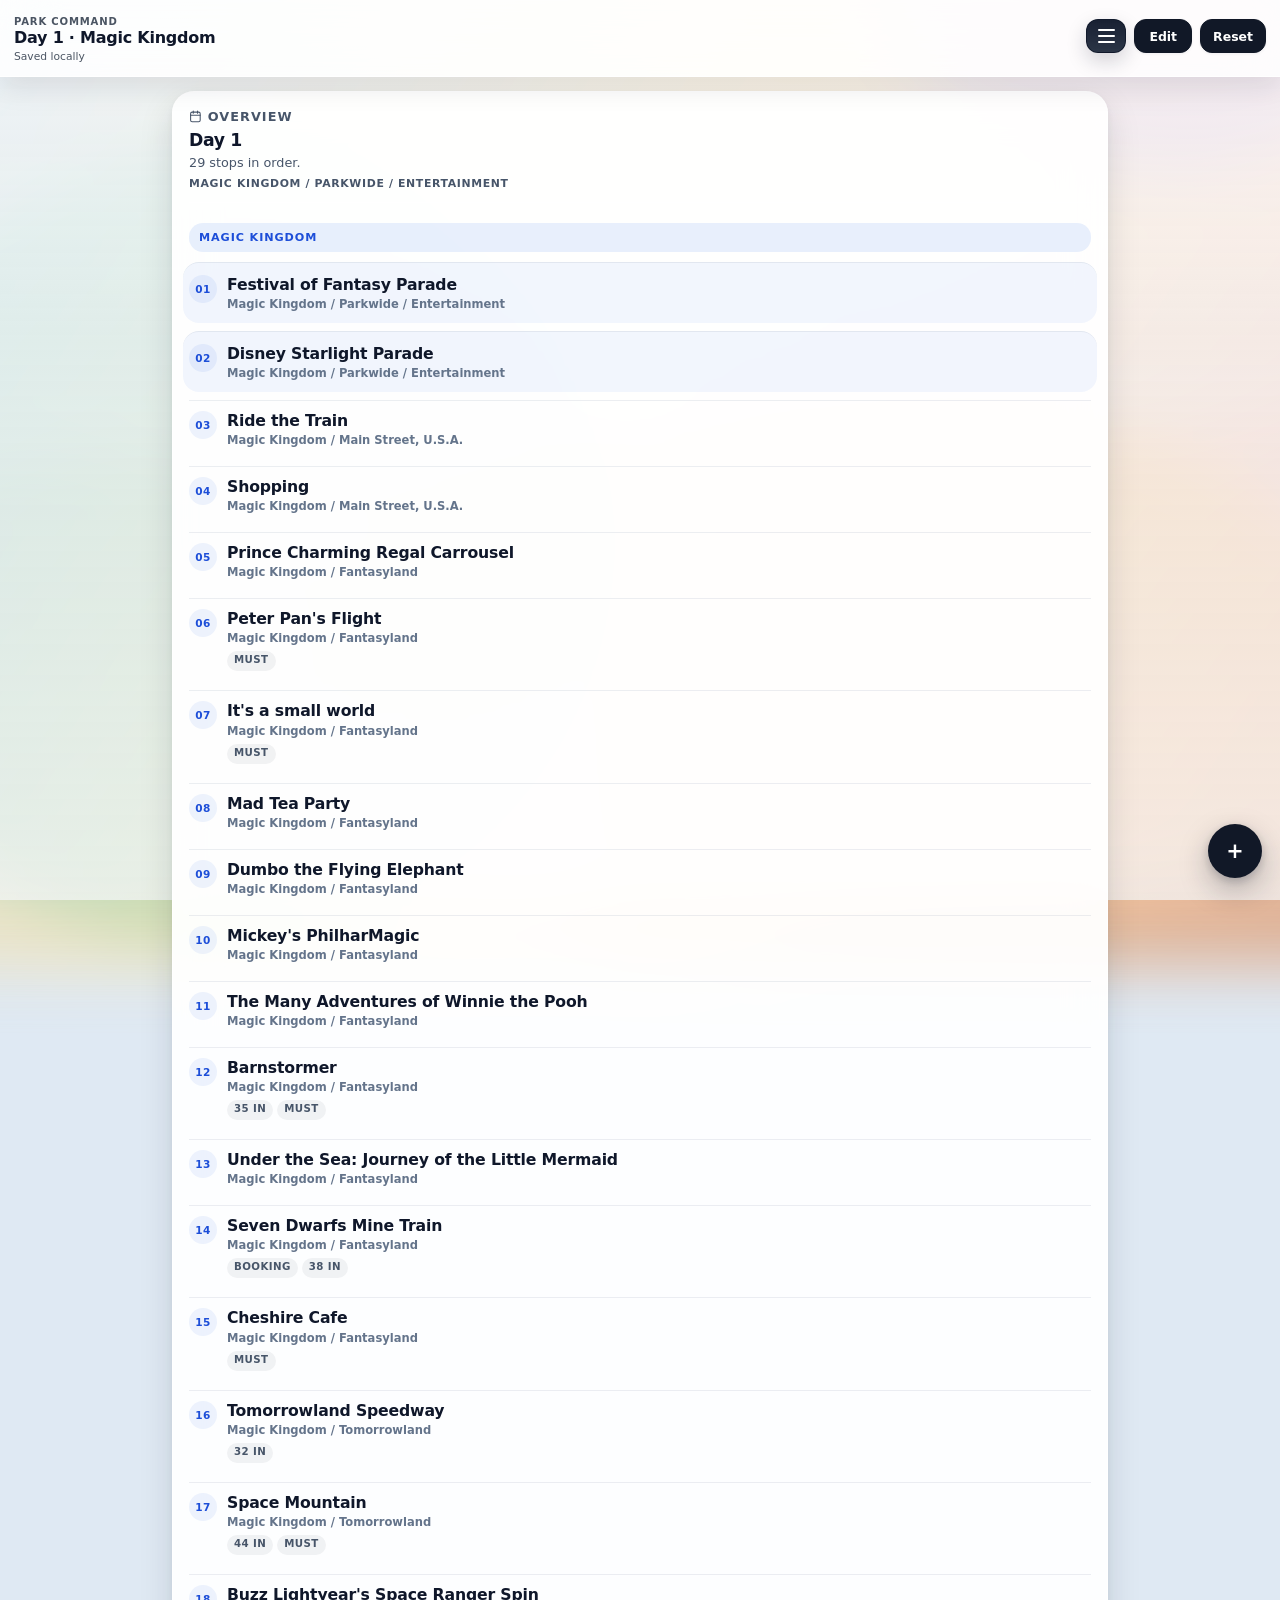
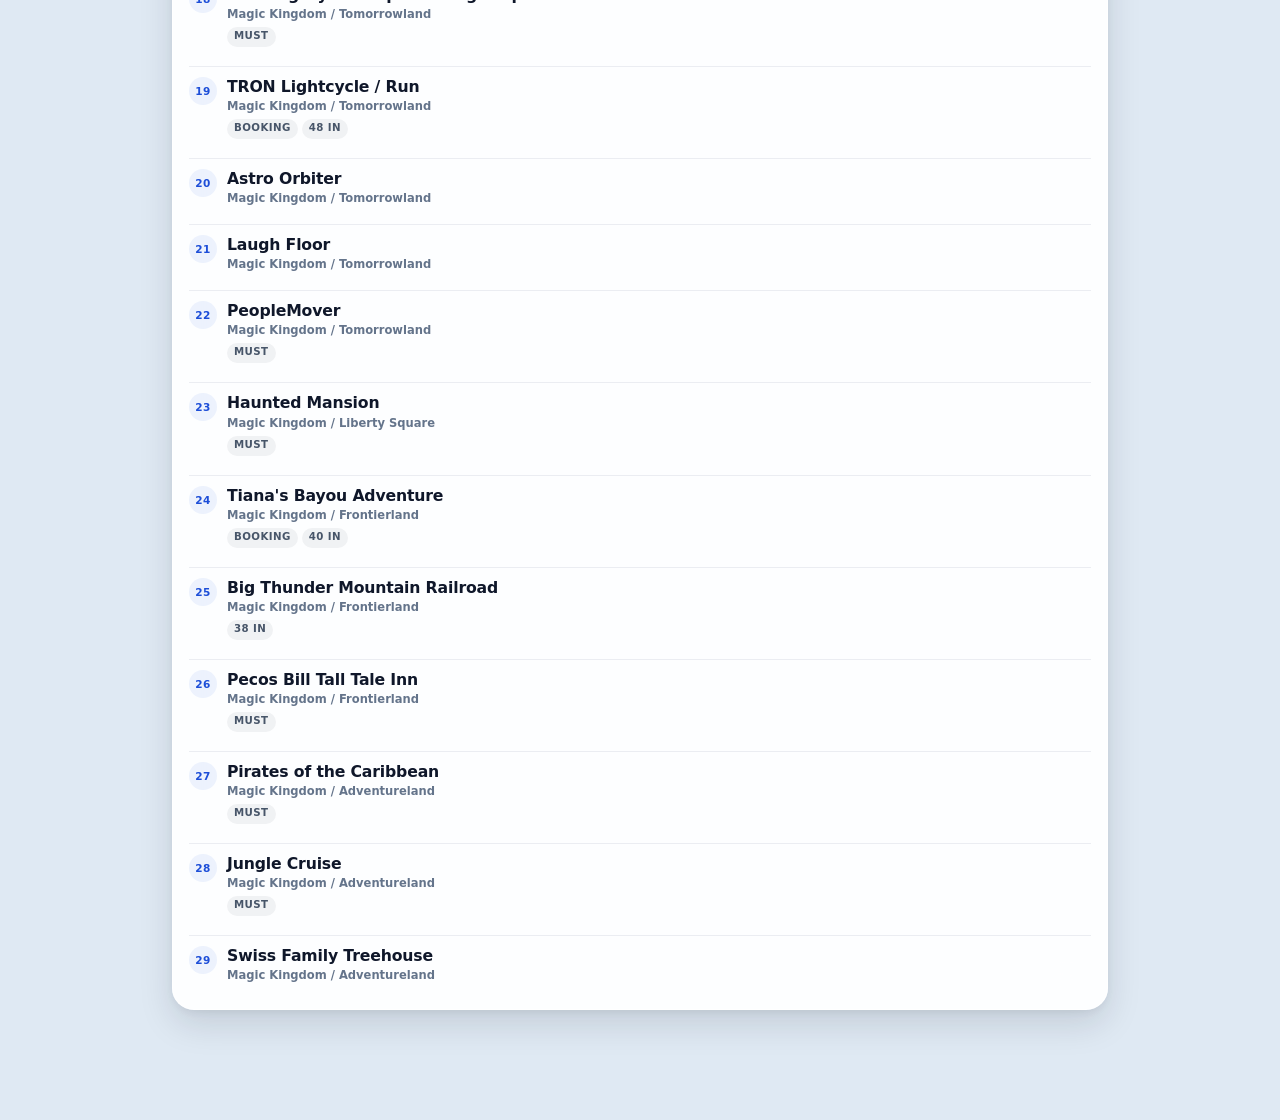
<file: index.html>
<!DOCTYPE html>
<html lang="en">
<head>
<meta charset="UTF-8" />
<meta name="viewport" content="width=device-width, initial-scale=1" />
<title>Disney Portable Park List</title>
<meta name="apple-mobile-web-app-capable" content="yes" />
<meta name="apple-mobile-web-app-status-bar-style" content="black-translucent" />
<meta name="apple-mobile-web-app-title" content="Disney Park List" />
<meta name="theme-color" content="#0f172a" />
<link rel="manifest" href="site.webmanifest" />
<link rel="icon" type="image/png" sizes="192x192" href="assets/icon-192.png" />
<link rel="icon" type="image/png" sizes="512x512" href="assets/icon-512.png" />
<link rel="apple-touch-icon" sizes="180x180" href="apple-touch-icon.png" />
<link rel="apple-touch-icon-precomposed" sizes="180x180" href="apple-touch-icon.png" />
<link rel="stylesheet" href="styles.css" />
</head>
<body>
<header class="command-bar">
  <div class="top-line">
    <div>
      <p class="eyebrow">Park Command</p>
      <h1 id="currentParkTitle">Disney Portable Park List</h1>
      <p class="save-status" id="saveStatus">Saved locally</p>
    </div>
    <div class="top-actions">
      <button class="menu-button" id="menuButton" type="button" onclick="toggleTopMenu()" aria-expanded="false" aria-controls="topMenu" aria-label="Open navigation menu">
        <span></span><span></span><span></span>
      </button>
      <button class="icon-button" type="button" onclick="toggleEditPanel()" aria-label="Edit trip">Edit</button>
      <button class="icon-button danger header-reset" type="button" onclick="resetToDefault()" aria-label="Reset to default trip state">Reset</button>
    </div>
  </div>
</header>

<aside class="nav-modal" id="navModal" aria-hidden="true">
  <div class="nav-scrim" onclick="toggleTopMenu(false)"></div>
  <section class="nav-sheet">
    <div class="nav-sheet-header">
      <p class="eyebrow">Navigation</p>
      <button class="icon-button" type="button" onclick="toggleTopMenu(false)" aria-label="Close navigation">Close</button>
    </div>
    <div class="tabs" id="tabs" aria-label="Day navigation"></div>
    <div class="location-row">
      <div id="currentPark" class="park-chips-row" role="group" aria-label="Current park"></div>
    </div>
    <div class="location-row">
      <div id="currentLand" class="land-chips-row" role="group" aria-label="Current park area"></div>
    </div>
    <div class="views" id="views" aria-label="Mission views">
      <button class="view active" data-view="overview">Overview</button>
      <button class="view" data-view="next">Next</button>
      <button class="view" data-view="nearby">Nearby</button>
      <button class="view" data-view="must">Must</button>
      <button class="view" data-view="booking">Bookings</button>
      <button class="view" data-view="height">Heights</button>
      <button class="view" data-view="later">Later</button>
      <button class="view" data-view="done">Done</button>
    </div>
  </section>
</aside>

<main id="app" class="app-shell"></main>
<div class="action-toast" id="actionToast" aria-live="polite" aria-atomic="true"></div>

<button class="floating-edit" type="button" onclick="toggleEditPanel()" aria-label="Open edit tools">+</button>

<aside class="edit-panel" id="editPanel" aria-hidden="true">
  <div class="edit-scrim" onclick="toggleEditPanel(false)"></div>
  <section class="edit-sheet" aria-label="Trip editing tools">
    <div class="sheet-header">
      <div>
        <p class="eyebrow">Planning Tools</p>
        <h2>Edit Trip</h2>
      </div>
      <button class="icon-button" type="button" onclick="toggleEditPanel(false)" aria-label="Close edit tools">Close</button>
    </div>

    <details open>
      <summary>Add attraction or stop</summary>
      <div class="form-grid">
        <label>Day Number<input id="newDay" type="number" min="1" value="4"></label>
        <label>Park<input id="newPark" placeholder="Example: Magic Kingdom"></label>
        <label>Land / Area<input id="newLand" placeholder="Example: Fantasyland"></label>
        <label>Attraction / Stop<input id="newName" placeholder="Example: Peter Pan's Flight"></label>
        <label>Priority Color
          <select id="newColor">
            <option>Green</option><option>Purple</option><option>Orange</option><option>Light Orange</option>
            <option>Yellow</option><option>Pink</option><option>Red</option><option>Uncertain</option>
          </select>
        </label>
        <label>Status
          <select id="newStatus">
            <option>Active</option><option>Skip</option><option>Uncertain</option>
          </select>
        </label>
        <label>Booking Required
          <select id="newBooking"><option value="false">No</option><option value="true">Yes</option></select>
        </label>
        <label>Display Order<input id="newOrder" type="number" min="1" value="1"></label>
        <label>Height Rule<input id="newHeight" placeholder="Example: 40 in"></label>
        <textarea id="newNotes" placeholder="Notes, reminders, food stop, etc."></textarea>
        <textarea id="newUncertainty" placeholder="Uncertainty flags, if any"></textarea>
        <div class="form-actions">
          <button type="button" onclick="addItem()">Add Item</button>
          <button type="button" onclick="addBlankDay()">Add Blank Day</button>
        </div>
      </div>
    </details>

    <details>
      <summary>Import and export</summary>
      <div class="tool-grid">
        <button type="button" onclick="saveToBrowser('Saved to this browser')">Save to Browser</button>
        <button type="button" onclick="exportData()">Export JSON</button>
        <button type="button" onclick="exportCsv()">Export CSV</button>
        <button type="button" onclick="document.getElementById('csvImport').click()">Import CSV</button>
        <input id="csvImport" type="file" accept=".csv,text/csv" onchange="importCsv(event)" hidden>
        <button type="button" onclick="resetCustom()" class="danger">Clear Added / Imported</button>
        <button type="button" onclick="resetToDefault()" class="danger">Reset to Default</button>
      </div>
      <p class="small" id="importStatus"></p>
    </details>
  </section>
</aside>

<script src="data.js"></script>
<script src="app.js"></script>
</body>
</html>
</file>
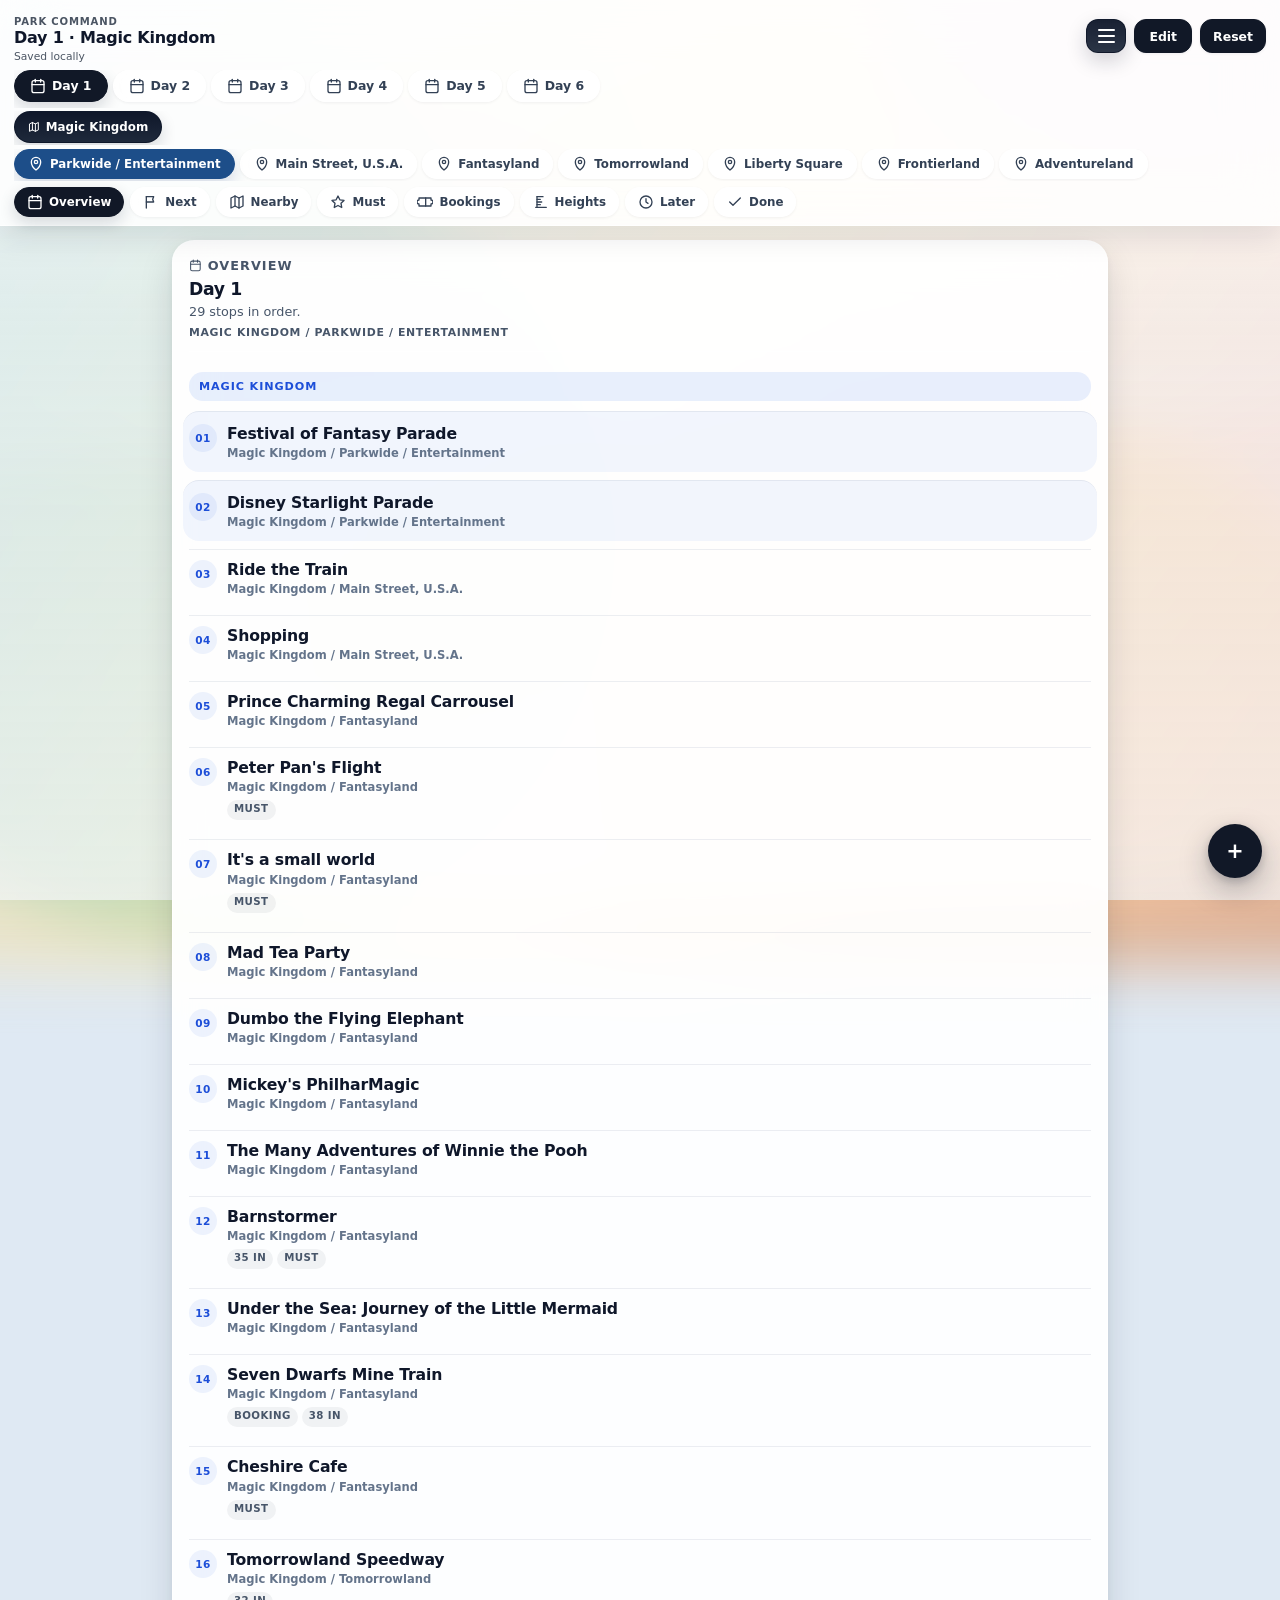
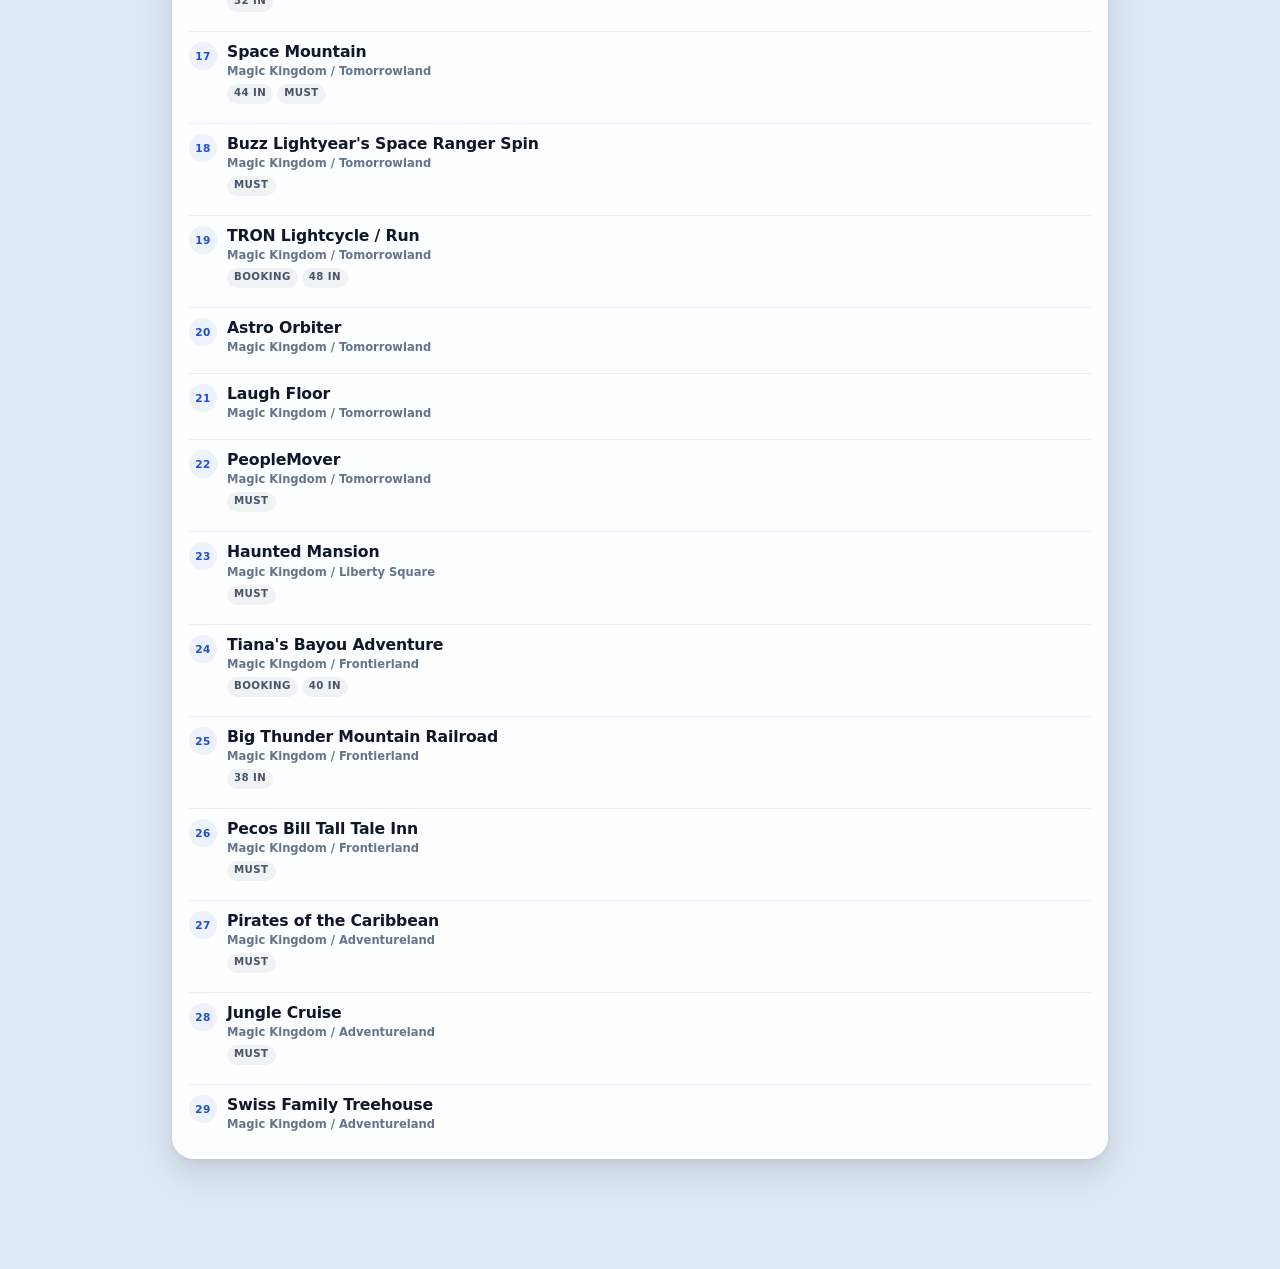
<file: disney_portable_park_list_expandable.html>
<!DOCTYPE html>
<html lang="en">
<head>
<meta charset="UTF-8" />
<meta name="viewport" content="width=device-width, initial-scale=1, viewport-fit=cover" />
<title>Disney Portable Park List</title>
<meta name="apple-mobile-web-app-capable" content="yes" />
<meta name="apple-mobile-web-app-status-bar-style" content="black-translucent" />
<meta name="apple-mobile-web-app-title" content="Disney Park List" />
<meta name="theme-color" content="#0f172a" />
<link rel="manifest" href="site.webmanifest" />
<link rel="icon" type="image/png" sizes="192x192" href="assets/icon-192.png" />
<link rel="icon" type="image/png" sizes="512x512" href="assets/icon-512.png" />
<link rel="apple-touch-icon" sizes="180x180" href="apple-touch-icon.png" />
<link rel="apple-touch-icon-precomposed" sizes="180x180" href="apple-touch-icon.png" />
<link rel="stylesheet" href="styles.css" />
</head>
<body>
<header class="command-bar">
  <div class="top-line">
    <div>
      <p class="eyebrow">Park Command</p>
      <h1 id="currentParkTitle">Disney Portable Park List</h1>
      <p class="save-status" id="saveStatus">Saved locally</p>
    </div>
    <div class="top-actions">
      <button class="menu-button" id="menuButton" type="button" onclick="toggleTopMenu()" aria-expanded="false" aria-controls="topMenu" aria-label="Open navigation menu">
        <span></span><span></span><span></span>
      </button>
      <button class="icon-button" type="button" onclick="toggleEditPanel()" aria-label="Edit trip">Edit</button>
      <button class="icon-button danger header-reset" type="button" onclick="resetToDefault()" aria-label="Reset to default trip state">Reset</button>
    </div>
  </div>
  <div class="top-menu" id="topMenu">
    <div class="tabs" id="tabs" aria-label="Day navigation"></div>
    <div class="location-row">
      <div id="currentPark" class="park-chips-row" role="group" aria-label="Current park"></div>
    </div>
    <div class="location-row">
      <div id="currentLand" class="land-chips-row" role="group" aria-label="Current park area"></div>
    </div>
    <div class="views" id="views" aria-label="Mission views">
      <button class="view active" data-view="overview">Overview</button>
      <button class="view" data-view="next">Next</button>
      <button class="view" data-view="nearby">Nearby</button>
      <button class="view" data-view="must">Must</button>
      <button class="view" data-view="booking">Bookings</button>
      <button class="view" data-view="height">Heights</button>
      <button class="view" data-view="later">Later</button>
      <button class="view" data-view="done">Done</button>
    </div>
  </div>
</header>

<main id="app" class="app-shell"></main>
<div class="action-toast" id="actionToast" aria-live="polite" aria-atomic="true"></div>

<button class="floating-edit" type="button" onclick="toggleEditPanel()" aria-label="Open edit tools">+</button>

<aside class="edit-panel" id="editPanel" aria-hidden="true">
  <div class="edit-scrim" onclick="toggleEditPanel(false)"></div>
  <section class="edit-sheet" aria-label="Trip editing tools">
    <div class="sheet-header">
      <div>
        <p class="eyebrow">Planning Tools</p>
        <h2>Edit Trip</h2>
      </div>
      <button class="icon-button" type="button" onclick="toggleEditPanel(false)" aria-label="Close edit tools">Close</button>
    </div>

    <details open>
      <summary>Add attraction or stop</summary>
      <div class="form-grid">
        <label>Day Number<input id="newDay" type="number" min="1" value="4"></label>
        <label>Park<input id="newPark" placeholder="Example: Magic Kingdom"></label>
        <label>Land / Area<input id="newLand" placeholder="Example: Fantasyland"></label>
        <label>Attraction / Stop<input id="newName" placeholder="Example: Peter Pan's Flight"></label>
        <label>Priority Color
          <select id="newColor">
            <option>Green</option><option>Purple</option><option>Orange</option><option>Light Orange</option>
            <option>Yellow</option><option>Pink</option><option>Red</option><option>Uncertain</option>
          </select>
        </label>
        <label>Status
          <select id="newStatus">
            <option>Active</option><option>Skip</option><option>Uncertain</option>
          </select>
        </label>
        <label>Booking Required
          <select id="newBooking"><option value="false">No</option><option value="true">Yes</option></select>
        </label>
        <label>Display Order<input id="newOrder" type="number" min="1" value="1"></label>
        <label>Height Rule<input id="newHeight" placeholder="Example: 40 in"></label>
        <textarea id="newNotes" placeholder="Notes, reminders, food stop, etc."></textarea>
        <textarea id="newUncertainty" placeholder="Uncertainty flags, if any"></textarea>
        <div class="form-actions">
          <button type="button" onclick="addItem()">Add Item</button>
          <button type="button" onclick="addBlankDay()">Add Blank Day</button>
        </div>
      </div>
    </details>

    <details>
      <summary>Import and export</summary>
      <div class="tool-grid">
        <button type="button" onclick="saveToBrowser('Saved to this browser')">Save to Browser</button>
        <button type="button" onclick="exportData()">Export JSON</button>
        <button type="button" onclick="exportCsv()">Export CSV</button>
        <button type="button" onclick="document.getElementById('csvImport').click()">Import CSV</button>
        <input id="csvImport" type="file" accept=".csv,text/csv" onchange="importCsv(event)" hidden>
        <button type="button" onclick="resetCustom()" class="danger">Clear Added / Imported</button>
        <button type="button" onclick="resetToDefault()" class="danger">Reset to Default</button>
      </div>
      <p class="small" id="importStatus"></p>
    </details>
  </section>
</aside>

<script src="data.js"></script>
<script src="app.js"></script>
</body>
</html>
</file>
<file: styles.css>
/* ══════════════════════════════════════════════════════
   TOKENS — Light Mode
══════════════════════════════════════════════════════ */
:root {
  --bg:             #eaedf3;
  --surface:        #ffffff;
  --surface-tinted: #f6f8fb;
  --surface-strong: #f6f8fb;

  --ink:   #111827;
  --ink-2: #374151;
  --muted: #6b7280;
  --quiet: #9ca3af;

  --line:        rgba(17,24,39,.08);
  --line-strong: rgba(17,24,39,.14);

  --green:  #16a34a;
  --red:    #dc2626;
  --purple: #7c3aed;
  --amber:  #b45309;
  --blue:   #2563eb;
  --pink:   #be185d;

  --green-bg:  #f0fdf4;
  --purple-bg: #f5f3ff;
  --amber-bg:  #fffbeb;
  --red-bg:    #fef2f2;

  --shadow-sm: 0 1px 3px rgba(17,24,39,.07), 0 1px 2px rgba(17,24,39,.04);
  --shadow-md: 0 4px 14px rgba(17,24,39,.09), 0 2px 5px rgba(17,24,39,.05);
  --shadow-lg: 0 10px 30px rgba(17,24,39,.11), 0 4px 8px rgba(17,24,39,.06);
  --shadow:    var(--shadow-lg);

  --r-sm: 8px;
  --r-md: 12px;
  --r-lg: 16px;
  --r-xl: 20px;

  --ease-out:    cubic-bezier(0.16, 1, 0.3, 1);
  --ease-spring: cubic-bezier(0.34, 1.56, 0.64, 1);

  /* Semantic header background — overridden in dark mode */
  --bar-bg: rgba(234, 237, 243, .96);
}

/* ══════════════════════════════════════════════════════
   TOKENS — Dark Mode
══════════════════════════════════════════════════════ */
@media (prefers-color-scheme: dark) {
  :root {
    --bg:             #10121a;
    --surface:        #1a1d26;
    --surface-tinted: #1f2230;
    --surface-strong: #1f2230;

    --ink:   #f0f2f8;
    --ink-2: #c8d0de;
    --muted: #8892a4;
    --quiet: #58637a;

    --line:        rgba(255,255,255,.07);
    --line-strong: rgba(255,255,255,.13);

    --green:  #34d368;
    --red:    #f87171;
    --purple: #a78bfa;
    --amber:  #fbbf24;
    --blue:   #60a5fa;
    --pink:   #f472b6;

    --green-bg:  #071a10;
    --purple-bg: #14103a;
    --amber-bg:  #180e00;
    --red-bg:    #1a0808;

    --shadow-sm: 0 1px 4px rgba(0,0,0,.35), 0 1px 2px rgba(0,0,0,.25);
    --shadow-md: 0 4px 16px rgba(0,0,0,.45), 0 2px 5px rgba(0,0,0,.3);
    --shadow-lg: 0 10px 32px rgba(0,0,0,.55), 0 4px 10px rgba(0,0,0,.35);

    --bar-bg: rgba(14, 16, 22, .97);
  }
}

/* Collapsible top command menu */
.top-actions {
  display:flex;
  align-items:center;
  justify-content:flex-end;
  flex-wrap:wrap;
  gap:8px;
  flex-shrink:0;
}

.menu-button {
  width:40px;
  height:34px;
  min-height:34px;
  padding:0;
  display:inline-flex;
  flex-direction:column;
  align-items:center;
  justify-content:center;
  gap:4px;
  border-radius:12px;
  background:#111827;
  border-color:#111827;
  color:#fff;
}

.menu-button span {
  width:17px;
  height:2px;
  border-radius:999px;
  background:currentColor;
  transition:transform .18s ease, opacity .18s ease;
}

.menu-button.open span:nth-child(1) {
  transform:translateY(6px) rotate(45deg);
}

.menu-button.open span:nth-child(2) {
  opacity:0;
}

.menu-button.open span:nth-child(3) {
  transform:translateY(-6px) rotate(-45deg);
}

/* ── Navigation modal (floating glass sheet) ── */
.nav-modal {
  position:fixed;
  inset:0;
  z-index:30;
  pointer-events:none;
  opacity:0;
  transition:opacity .2s ease;
}

.nav-modal.open { pointer-events:auto; opacity:1; }

.nav-scrim {
  position:absolute;
  inset:0;
  background:rgba(10,12,18,.46);
  backdrop-filter:blur(14px) saturate(1.3);
  -webkit-backdrop-filter:blur(14px) saturate(1.3);
}

.nav-sheet {
  position:absolute;
  left:50%;
  top:calc(env(safe-area-inset-top, 0px) + 72px);
  width:min(520px, calc(100% - 28px));
  max-height:calc(100dvh - env(safe-area-inset-top, 0px) - 72px - 24px - env(safe-area-inset-bottom, 0px));
  overflow-y:auto;
  padding:18px 18px 20px;
  border-radius:20px;
  border:1px solid rgba(255,255,255,.15);
  box-shadow:
    0 30px 80px rgba(0,0,0,.32),
    0 8px 28px rgba(0,0,0,.2),
    inset 0 1px 0 rgba(255,255,255,.12);
  background:rgba(228,233,244,.88);
  backdrop-filter:blur(36px) saturate(1.55);
  -webkit-backdrop-filter:blur(36px) saturate(1.55);
  transform:translateX(-50%) translateY(-12px);
  opacity:0;
  transition:transform .28s var(--ease-out), opacity .22s ease;
}

.nav-modal.open .nav-sheet {
  transform:translateX(-50%) translateY(0);
  opacity:1;
}

.nav-sheet::before {
  display:none;
}

.nav-sheet-header {
  display:flex;
  align-items:center;
  justify-content:space-between;
  margin-bottom:14px;
  padding-bottom:12px;
  border-bottom:1px solid rgba(0,0,0,.08);
}

.nav-sheet .location-row {
  padding:8px 0 4px;
  border-top:1px solid rgba(0,0,0,.06);
}

.nav-sheet .tabs {
  flex-wrap:wrap;
  overflow-x:visible;
  padding-bottom:4px;
}

.nav-sheet .tab { flex-shrink:1; }

.nav-sheet .park-chips-row,
.nav-sheet .land-chips-row {
  flex-wrap:wrap;
  overflow-x:visible;
}

.nav-sheet .park-chip,
.nav-sheet .land-chip {
  flex-shrink:1;
}

.nav-sheet .views {
  display:grid;
  grid-template-columns:repeat(auto-fill, minmax(90px, 1fr));
  gap:6px;
  padding:8px 0 2px;
  border-top:1px solid rgba(0,0,0,.06);
}

.command-bar {
  padding-bottom:8px;
}

@media (prefers-color-scheme: dark) {
  .menu-button {
    background:#f8fafc;
    border-color:#f8fafc;
    color:#111827;
  }

  .nav-scrim { background:rgba(0,0,0,.62); }

  .nav-sheet {
    background:rgba(10,15,30,.88);
    border-color:rgba(255,255,255,.09);
    box-shadow:
      0 30px 80px rgba(0,0,0,.56),
      0 8px 28px rgba(0,0,0,.4),
      inset 0 1px 0 rgba(255,255,255,.07);
  }

  .nav-sheet-header,
  .nav-sheet .location-row,
  .nav-sheet .views {
    border-color:rgba(255,255,255,.07);
  }
}

/* ══════════════════════════════════════════════════════
   BASE
══════════════════════════════════════════════════════ */
*, *::before, *::after { box-sizing: border-box; }

html { scroll-behavior: smooth; }

body {
  margin: 0;
  min-height: 100dvh;
  font-family: system-ui, -apple-system, "Segoe UI", Roboto, Arial, sans-serif;
  background: var(--bg);
  color: var(--ink);
  -webkit-font-smoothing: antialiased;
  -webkit-tap-highlight-color: transparent;
  overscroll-behavior-y: none;
}

h1, h2, h3, p { margin-top: 0; }
button, input, select, textarea { font: inherit; }

/* ══════════════════════════════════════════════════════
   BUTTONS
══════════════════════════════════════════════════════ */
button {
  min-height: 44px;
  border: 1px solid var(--line-strong);
  background: var(--surface);
  color: var(--ink);
  border-radius: var(--r-md);
  padding: 10px 14px;
  font-weight: 700;
  font-size: .84rem;
  white-space: nowrap;
  cursor: pointer;
  touch-action: manipulation;
  -webkit-tap-highlight-color: transparent;
}

button:active {
  transform: scale(0.96);
  transition: transform .07s ease;
}

/* ══════════════════════════════════════════════════════
   COMMAND BAR
══════════════════════════════════════════════════════ */
.command-bar {
  position: sticky;
  top: 0;
  z-index: 20;
  padding: calc(10px + env(safe-area-inset-top, 0px)) 14px 6px;
  background: var(--bar-bg);
  border-bottom: 1px solid var(--line);
  backdrop-filter: blur(20px) saturate(1.5);
  -webkit-backdrop-filter: blur(20px) saturate(1.5);
}

.top-line {
  display: flex;
  align-items: center;
  justify-content: space-between;
  gap: 12px;
  margin-bottom: 7px;
}

.eyebrow {
  margin: 0 0 1px;
  color: var(--quiet);
  font-size: .63rem;
  font-weight: 700;
  letter-spacing: .08em;
  text-transform: uppercase;
}

h1 {
  margin: 0;
  font-size: 1.05rem;
  font-weight: 700;
  letter-spacing: -.015em;
  line-height: 1.18;
}

#currentParkTitle {
  font-size: 1rem;
}

.save-status {
  margin: 2px 0 0;
  color: var(--quiet);
  font-size: .67rem;
  font-weight: 500;
}

/* On small/short screens, shed eyebrow + save status to compress header */
@media (max-height: 680px), (max-width: 375px) {
  .eyebrow    { display: none; }
  .save-status { display: none; }
  .top-line   { margin-bottom: 5px; }
}

h2 {
  margin: 0;
  font-size: 1.05rem;
  font-weight: 700;
  letter-spacing: -.01em;
}

h3 { margin: 0; font-size: .98rem; font-weight: 700; }

.icon-button {
  flex-shrink: 0;
  min-height: 34px;
  height: 34px;
  padding: 0 14px;
  border-radius: var(--r-md);
  border-color: transparent;
  background: var(--ink);
  color: var(--bg);
  font-size: .78rem;
  font-weight: 700;
  touch-action: manipulation;
}

.header-reset {
  padding-inline: 12px;
  border-color: rgba(220,38,38,.24);
  background: rgba(255,255,255,.78);
  color: var(--red);
}

@media (prefers-color-scheme: dark) {
  .header-reset {
    background: rgba(24,28,38,.86);
    border-color: rgba(248,113,113,.22);
    color: #fca5a5;
  }
}

/* ══════════════════════════════════════════════════════
   DAY TABS
══════════════════════════════════════════════════════ */
.tabs {
  display: flex;
  gap: 5px;
  overflow-x: auto;
  padding: 0 0 6px;
  scrollbar-width: none;
}
.tabs::-webkit-scrollbar { display: none; }

.tab {
  flex-shrink: 0;
  min-height: 32px;
  height: 32px;
  padding: 0 15px;
  border-radius: 999px;
  border-color: var(--line-strong);
  background: var(--surface);
  color: var(--muted);
  font-size: .78rem;
  font-weight: 700;
  touch-action: manipulation;
}

.tab.active {
  background: var(--ink);
  color: var(--bg);
  border-color: var(--ink);
}

/* ══════════════════════════════════════════════════════
   LAND CHIPS
══════════════════════════════════════════════════════ */
.location-row { padding: 3px 0 1px; }

.park-chips-row {
  display: flex;
  gap: 5px;
  overflow-x: auto;
  scrollbar-width: none;
  padding-bottom: 2px;
}
.park-chips-row::-webkit-scrollbar { display: none; }

.park-chip {
  flex-shrink: 0;
  min-height: 32px;
  height: 32px;
  padding: 0 13px;
  border-radius: 999px;
  border-color: var(--line-strong);
  background: rgba(255,255,255,.72);
  color: var(--ink-2);
  font-size: .74rem;
  font-weight: 700;
  touch-action: manipulation;
}

.park-chip.active {
  background: linear-gradient(180deg, #0f172a, #1e293b);
  color: #fff;
  border-color: rgba(15,23,42,.92);
  box-shadow: 0 6px 16px rgba(15,23,42,.16);
}

.land-chips-row {
  display: flex;
  gap: 5px;
  overflow-x: auto;
  scrollbar-width: none;
  padding-bottom: 2px;
}
.land-chips-row::-webkit-scrollbar { display: none; }

.land-chip {
  flex-shrink: 0;
  min-height: 30px;
  height: 30px;
  padding: 0 13px;
  border-radius: 999px;
  border-color: var(--line-strong);
  background: var(--surface);
  color: var(--muted);
  font-size: .74rem;
  font-weight: 700;
  touch-action: manipulation;
}

.land-chip.active {
  background: #1d3a60;
  color: #fff;
  border-color: #1d3a60;
}

@media (prefers-color-scheme: dark) {
  .land-chip.active {
    background: #3b72d4;
    border-color: #3b72d4;
  }
}

/* ══════════════════════════════════════════════════════
   VIEW FILTERS
══════════════════════════════════════════════════════ */
.views {
  display: flex;
  flex-wrap: wrap;
  gap: 6px;
  padding: 5px 0 2px;
}
.views::-webkit-scrollbar { display: none; }

.view {
  flex-shrink: 0;
  min-height: 30px;
  height: 30px;
  padding: 0 12px;
  border-radius: 999px;
  border-color: transparent;
  background: transparent;
  color: var(--muted);
  font-size: .74rem;
  font-weight: 700;
  touch-action: manipulation;
}

.view.active {
  background: var(--ink);
  color: var(--bg);
  border-color: var(--ink);
}

/* ══════════════════════════════════════════════════════
   APP SHELL
══════════════════════════════════════════════════════ */
.app-shell {
  width: min(960px, 100%);
  margin: 0 auto;
  padding: 12px 12px calc(96px + env(safe-area-inset-bottom, 0px));
}

/* ══════════════════════════════════════════════════════
   STATUS STATS
══════════════════════════════════════════════════════ */
.status-grid {
  display: grid;
  grid-template-columns: repeat(3, minmax(0, 1fr));
  gap: 7px;
  margin-bottom: 12px;
}

.stat {
  padding: 10px 12px 9px;
  border: 1px solid var(--line);
  border-top: 3px solid transparent;
  border-radius: var(--r-lg);
  background: var(--surface);
  box-shadow: var(--shadow-sm);
}

/* Color-coded top stripe — instantly signals what each number means */
.status-grid .stat:nth-child(1) { border-top-color: var(--blue); }
.status-grid .stat:nth-child(2) { border-top-color: var(--purple); }
.status-grid .stat:nth-child(3) { border-top-color: var(--green); }

.stat strong {
  display: block;
  font-size: 1.55rem;
  line-height: 1;
  font-weight: 800;
  letter-spacing: -.03em;
}

.stat span {
  display: block;
  margin-top: 3px;
  color: var(--muted);
  font-size: .63rem;
  font-weight: 600;
  text-transform: uppercase;
  letter-spacing: .05em;
}

.stat-progress-bar {
  height: 3px;
  border-radius: 999px;
  background: var(--line);
  margin-top: 7px;
  overflow: hidden;
}

.stat-progress-fill {
  height: 100%;
  border-radius: 999px;
  background: var(--green);
  transition: width .6s var(--ease-out);
}

/* ══════════════════════════════════════════════════════
   MISSION CARD (Next Up hero)
══════════════════════════════════════════════════════ */
.mission-card {
  margin-bottom: 14px;
  padding: 15px 16px 16px;
  border: 1px solid var(--line);
  border-top: 3px solid #d1d5db;
  border-radius: var(--r-xl);
  background: var(--surface);
  box-shadow: var(--shadow-md);
}

@media (prefers-color-scheme: dark) {
  .mission-card { border-top-color: rgba(255,255,255,.15); }
}

.mission-card.mission-must {
  border-top-color: var(--green);
  background: linear-gradient(150deg, var(--green-bg) 0%, var(--surface) 60%);
}

.mission-card.mission-booking {
  border-top-color: var(--purple);
  background: linear-gradient(150deg, var(--purple-bg) 0%, var(--surface) 60%);
}

.mission-card.empty {
  box-shadow: none;
  border: 1px dashed var(--line-strong);
  background: var(--surface-tinted);
}

.mission-head {
  display: flex;
  align-items: flex-start;
  justify-content: space-between;
  gap: 12px;
}

.mission-name {
  margin: 3px 0 5px;
  font-size: clamp(1.3rem, 5.5vw, 1.6rem);
  line-height: 1.08;
  font-weight: 800;
  letter-spacing: -.03em;
}

.mission-meta {
  display: flex;
  flex-wrap: wrap;
  gap: 4px 8px;
  align-items: center;
  color: var(--muted);
  font-size: .78rem;
  font-weight: 500;
  margin-bottom: 10px;
}

/* ══════════════════════════════════════════════════════
   SECTIONS
══════════════════════════════════════════════════════ */
.section { margin: 16px 0; }

.section-head {
  display: flex;
  align-items: center;
  justify-content: space-between;
  gap: 8px;
  margin: 0 2px 7px;
}

.section-head > div { flex: 1; min-width: 0; }

.section-head h2 {
  font-size: .67rem;
  font-weight: 700;
  letter-spacing: .09em;
  text-transform: uppercase;
  color: var(--muted);
  margin: 0;
}

.section-head > div > p { display: none; }

.section-head > p {
  flex-shrink: 0;
  margin: 0;
  min-width: 22px;
  height: 20px;
  display: inline-flex;
  align-items: center;
  justify-content: center;
  background: var(--line);
  color: var(--muted);
  font-size: .67rem;
  font-weight: 700;
  border-radius: 999px;
  padding: 0 6px;
}

.cards { display: grid; gap: 6px; }

/* ══════════════════════════════════════════════════════
   ATTRACTION CARDS
══════════════════════════════════════════════════════ */
.card {
  border: 1px solid var(--line);
  border-left: 4px solid transparent;
  border-radius: var(--r-lg);
  background: var(--surface);
  padding: 10px 12px 11px;
  box-shadow: var(--shadow-sm);
  transition: opacity .2s ease, background .2s ease;
}

.card.must    { border-left-color: var(--green); }
.card.booking { border-left-color: var(--purple); }

.card.skip-now {
  border-left-color: var(--red);
  background: var(--red-bg);
  opacity: .65;
  box-shadow: none;
}

.card.done {
  opacity: .4;
  border-left-color: var(--line-strong);
  box-shadow: none;
}

.card.flash,
.mission-card.flash {
  animation: flashPulse .7s ease;
}

@keyframes flashPulse {
  0% { transform: scale(1); box-shadow: var(--shadow-sm); }
  25% { transform: scale(1.01); box-shadow: 0 0 0 2px rgba(37,99,235,.24), var(--shadow-md); }
  100% { transform: scale(1); box-shadow: var(--shadow-sm); }
}

.card.later {
  border: 1px dashed var(--line-strong);
  border-left: 4px dashed var(--line-strong);
  background: var(--surface-tinted);
  opacity: .7;
  box-shadow: none;
}

.card-main {
  display: flex;
  align-items: flex-start;
  justify-content: space-between;
  gap: 8px;
}

.card-text { flex: 1; min-width: 0; }
.card-main .badges { flex-shrink: 0; margin-top: 0; flex-direction: column; align-items: flex-end; }

.card-expand {
  margin-top: 0;
  border: 0;
  border-radius: 0;
  background: transparent;
  padding: 0;
}

.card-expand > summary {
  min-height: unset;
  cursor: pointer;
  list-style: none;
}

.card-expand > summary::-webkit-details-marker { display: none; }

.name {
  margin: 0;
  font-size: 1rem;
  line-height: 1.22;
  font-weight: 700;
  letter-spacing: -.01em;
}

.card.done .name {
  text-decoration: line-through;
  color: var(--muted);
}

.land-line {
  margin: 2px 0 0;
  color: var(--muted);
  font-size: .74rem;
  font-weight: 500;
}

/* ══════════════════════════════════════════════════════
   BADGES
══════════════════════════════════════════════════════ */
.badges {
  display: flex;
  gap: 4px;
  flex-wrap: wrap;
  margin-top: 7px;
}

.card-main .badges { margin-top: 0; flex-direction: column; align-items: flex-end; }
.card-main .badges .badge { min-width: 72px; justify-content: center; }

.badge {
  display: inline-flex;
  align-items: center;
  border-radius: 999px;
  padding: 2px 7px;
  font-size: .61rem;
  font-weight: 700;
  letter-spacing: .03em;
  text-transform: uppercase;
  color: #fff;
  line-height: 1.4;
}

.green  { background: var(--green); }
.red    { background: var(--red); }
.purple { background: var(--purple); }
.orange { background: var(--amber); }
.yellow { background: var(--amber); }
.pink   { background: var(--pink); }
.blue   { background: var(--blue); }
.gray   { background: #9ca3af; }

/* ══════════════════════════════════════════════════════
   QUICK ACTIONS
══════════════════════════════════════════════════════ */
.quick-actions {
  display: grid;
  gap: 6px;
  margin-top: 9px;
  grid-template-columns: 1fr 1fr;
}

/* Full mode: Done spans full width, rest pair up */
.quick-actions:not(.quick-actions--compact) .primary-action {
  grid-column: 1 / -1;
}

/* Compact (3-button) layout used in main nav view */
.quick-actions--compact {
  grid-template-columns: 2fr 1fr 1fr;
}

.quick-actions button {
  min-height: 38px;
  padding: 0 8px;
  border-radius: var(--r-sm);
  font-size: .8rem;
  font-weight: 700;
  touch-action: manipulation;
}

.primary-action {
  background: var(--ink);
  color: var(--bg);
  border-color: var(--ink);
}

.quiet-action {
  color: var(--muted);
  background: var(--surface-tinted);
  border-color: var(--line);
}

/* ══════════════════════════════════════════════════════
   DETAILS TOGGLE
══════════════════════════════════════════════════════ */
.details-toggle {
  margin-top: 8px;
  border: 0;
  background: transparent;
  padding: 0;
  border-radius: 0;
}

.details-toggle summary {
  min-height: 32px;
  display: flex;
  align-items: center;
  gap: 4px;
  color: var(--quiet);
  cursor: pointer;
  font-size: .76rem;
  font-weight: 600;
  user-select: none;
  list-style: none;
  touch-action: manipulation;
}

.details-toggle summary::-webkit-details-marker { display: none; }
.details-toggle summary::before {
  content: "›";
  display: inline-block;
  transition: transform .15s ease;
  width: 10px;
}
.details-toggle[open] summary::before { transform: rotate(90deg); }

.notes, .uncertain {
  color: var(--muted);
  font-size: .82rem;
  line-height: 1.45;
  margin: .3rem 0 0;
}

.tag-editor {
  display:grid;
  grid-template-columns:auto minmax(120px, 1fr);
  align-items:center;
  gap:8px;
  margin:6px 0 8px;
  color:var(--muted);
  font-size:.78rem;
  font-weight:700;
}

.tag-editor select {
  width:100%;
  min-height:34px;
  border:1px solid var(--line-strong);
  border-radius:999px;
  background:var(--surface);
  color:var(--ink);
  padding:0 10px;
  font-size:.82rem;
  font-weight:700;
}

.avoid-list {
  margin-top:10px;
  border:1px solid rgba(220,38,38,.18);
  background:rgba(254,242,242,.7);
}

.avoid-list summary {
  min-height:38px;
  display:flex;
  align-items:center;
  gap:7px;
  color:#991b1b;
  font-size:.78rem;
  font-weight:800;
  text-transform:uppercase;
  letter-spacing:.04em;
}

.avoid-list summary strong {
  margin-left:auto;
  min-width:22px;
  height:20px;
  display:inline-flex;
  align-items:center;
  justify-content:center;
  border-radius:999px;
  background:rgba(220,38,38,.12);
  color:#991b1b;
  font-size:.7rem;
}

.avoid-cards {
  display:grid;
  gap:6px;
  padding:0 10px 10px;
}

.avoid-card {
  display:flex;
  align-items:center;
  justify-content:space-between;
  gap:10px;
  padding:9px 10px;
  border:1px solid rgba(220,38,38,.12);
  border-radius:14px;
  background:rgba(255,255,255,.66);
}

.avoid-card .name {
  font-size:.92rem;
  color:#7f1d1d;
}

.avoid-card button {
  min-height:34px;
  padding:0 10px;
  border-radius:999px;
  font-size:.76rem;
}

.uncertain { color: #92400e; font-weight: 600; }

@media (prefers-color-scheme: dark) {
  .uncertain { color: #fbbf24; }
}

/* ══════════════════════════════════════════════════════
   EMPTY STATE
══════════════════════════════════════════════════════ */
.empty {
  padding: 20px 16px;
  border: 1px dashed var(--line-strong);
  border-radius: var(--r-xl);
  background: var(--surface);
  color: var(--muted);
  font-size: .86rem;
  font-weight: 500;
  text-align: center;
}

/* ══════════════════════════════════════════════════════
   FLOATING EDIT BUTTON
══════════════════════════════════════════════════════ */
.floating-edit {
  position: fixed;
  right: 18px;
  bottom: calc(22px + env(safe-area-inset-bottom, 0px));
  z-index: 18;
  width: 54px;
  height: 54px;
  border-radius: 50%;
  background: var(--ink);
  color: var(--bg);
  border: none;
  box-shadow: 0 4px 18px rgba(17,24,39,.38), 0 2px 6px rgba(17,24,39,.22);
  font-size: 1.3rem;
  display: flex;
  align-items: center;
  justify-content: center;
  padding: 0;
  touch-action: manipulation;
  -webkit-tap-highlight-color: transparent;
}

.floating-edit:active { transform: scale(0.9) !important; }

.action-toast {
  position: fixed;
  left: 50%;
  bottom: calc(18px + env(safe-area-inset-bottom, 0px));
  transform: translateX(-50%) translateY(18px);
  min-width: min(92vw, 340px);
  max-width: calc(100vw - 24px);
  padding: 12px 16px;
  border-radius: 16px;
  background: rgba(15,23,42,.92);
  color: #fff;
  border: 1px solid rgba(255,255,255,.12);
  box-shadow: 0 12px 30px rgba(15,23,42,.28);
  font-size: .88rem;
  font-weight: 700;
  text-align: center;
  opacity: 0;
  pointer-events: none;
  transition: opacity .18s ease, transform .18s ease;
  z-index: 60;
}

.action-toast.show {
  opacity: 1;
  transform: translateX(-50%) translateY(0);
}

@media (prefers-color-scheme: dark) {
  .floating-edit {
    background: var(--ink);   /* --ink in dark = #f0f2f8 (near-white) */
    color: #111827;
    box-shadow: 0 4px 22px rgba(0,0,0,.65), 0 2px 8px rgba(0,0,0,.4);
  }
}

/* -----------------------------------------------------------------
   VISUAL POLISH OVERRIDES
   Refines button styling and softens the palette for the final UI.
------------------------------------------------------------------ */
:root {
  --bg: #eef2f7;
  --surface: rgba(255,255,255,.82);
  --surface-tinted: rgba(244,247,252,.9);
  --surface-strong: rgba(255,255,255,.95);
  --ink: #0f172a;
  --ink-2: #334155;
  --muted: #64748b;
  --quiet: #94a3b8;
  --line: rgba(15,23,42,.08);
  --line-strong: rgba(15,23,42,.14);
  --green: #15935b;
  --red: #c53b3b;
  --purple: #6d4aff;
  --amber: #b87412;
  --blue: #2563eb;
  --pink: #b94672;
  --green-bg: #effaf4;
  --purple-bg: #f5f2ff;
  --amber-bg: #fff8ea;
  --red-bg: #fef3f3;
  --bar-bg: rgba(239, 242, 247, .92);
  --shadow-sm: 0 1px 2px rgba(15,23,42,.05), 0 1px 1px rgba(15,23,42,.03);
  --shadow-md: 0 8px 22px rgba(15,23,42,.09), 0 2px 6px rgba(15,23,42,.05);
  --shadow-lg: 0 16px 38px rgba(15,23,42,.12), 0 4px 12px rgba(15,23,42,.06);
}

body {
  background:
    radial-gradient(circle at top left, rgba(37,99,235,.10), transparent 32%),
    radial-gradient(circle at top right, rgba(109,74,255,.08), transparent 28%),
    linear-gradient(180deg, rgba(238,242,247,.72), rgba(238,242,247,.86)),
    var(--bg);
}

button,
.icon-button,
.tab,
.land-chip,
.view,
.floating-edit,
.menu-button,
.primary-action,
.quiet-action {
  transition:
    transform .18s var(--ease-out),
    box-shadow .18s var(--ease-out),
    background-color .18s var(--ease-out),
    border-color .18s var(--ease-out),
    color .18s var(--ease-out),
    opacity .18s var(--ease-out);
}

button {
  box-shadow: var(--shadow-sm);
  background: rgba(255,255,255,.78);
  backdrop-filter: blur(18px);
  -webkit-backdrop-filter: blur(18px);
}

button:hover,
button:focus-visible {
  transform: translateY(-1px);
  box-shadow: var(--shadow-md);
}

button:focus-visible {
  outline: 2px solid rgba(37,99,235,.42);
  outline-offset: 2px;
}

.menu-button {
  background: linear-gradient(180deg, rgba(15,23,42,.96), rgba(30,41,59,.94));
  border-color: rgba(15,23,42,.88);
  box-shadow: 0 8px 20px rgba(15,23,42,.18);
}

.menu-button:hover,
.menu-button:focus-visible {
  box-shadow: 0 10px 22px rgba(15,23,42,.22);
}

.icon-button {
  background: linear-gradient(180deg, rgba(15,23,42,.95), rgba(30,41,59,.90));
  color: #fff;
  border: 1px solid rgba(15,23,42,.75);
}

.tab,
.land-chip,
.view {
  border: 1px solid rgba(15,23,42,.10);
  background: rgba(255,255,255,.72);
  color: var(--ink-2);
  box-shadow: none;
}

.tab.active,
.view.active {
  background: linear-gradient(180deg, #0f172a, #1e293b);
  color: #fff;
  border-color: rgba(15,23,42,.92);
  box-shadow: 0 6px 16px rgba(15,23,42,.16);
}

.land-chip.active {
  background: linear-gradient(180deg, #2455a8, #1e3f74);
  color: #fff;
  border-color: rgba(30,63,116,.96);
  box-shadow: 0 6px 16px rgba(30,63,116,.18);
}

.primary-action {
  background: linear-gradient(180deg, #1f8a52, #147044);
  color: #fff;
  border-color: rgba(20,112,68,.96);
  box-shadow: 0 8px 18px rgba(20,112,68,.18);
}

.primary-action:hover,
.primary-action:focus-visible,
.tab.active:hover,
.view.active:hover,
.land-chip.active:hover {
  transform: translateY(-1px);
}

.quiet-action {
  background: rgba(255,255,255,.76);
  color: var(--ink-2);
  border-color: rgba(15,23,42,.10);
}

.quick-actions button {
  border-radius: 14px;
}

.badge {
  box-shadow: 0 1px 1px rgba(15,23,42,.08);
}

.card,
.mission-card,
.stat,
.avoid-list,
.avoid-card,
.edit-sheet,
.tool-grid button,
select,
input[type="text"],
input[type="number"],
textarea,
.tag-editor select {
  backdrop-filter: blur(18px);
  -webkit-backdrop-filter: blur(18px);
}

.card {
  background: rgba(255,255,255,.78);
}

.mission-card {
  background: rgba(255,255,255,.8);
}

.stat {
  background: rgba(255,255,255,.78);
}

.avoid-list {
  background: rgba(255,247,247,.88);
}

.avoid-card {
  background: rgba(255,255,255,.76);
}

.floating-edit {
  background: linear-gradient(180deg, #0f172a, #1e293b);
}

@media (prefers-color-scheme: dark) {
  :root {
    --bg: #0b1020;
    --surface: rgba(15,23,42,.78);
    --surface-tinted: rgba(15,23,42,.88);
    --surface-strong: rgba(15,23,42,.95);
    --ink: #f8fafc;
    --ink-2: #dbe4f0;
    --muted: #a3b0c4;
    --quiet: #748197;
    --line: rgba(255,255,255,.09);
    --line-strong: rgba(255,255,255,.15);
    --bar-bg: rgba(8,12,22,.92);
    --green: #4ade80;
    --red: #fb7185;
    --purple: #a78bfa;
    --amber: #fbbf24;
    --blue: #60a5fa;
    --pink: #f472b6;
    --green-bg: rgba(20,83,45,.25);
    --purple-bg: rgba(76,29,149,.22);
    --amber-bg: rgba(120,53,15,.20);
    --red-bg: rgba(127,29,29,.22);
  }

  body {
    background:
      radial-gradient(circle at top left, rgba(37,99,235,.16), transparent 30%),
      radial-gradient(circle at top right, rgba(168,139,250,.12), transparent 26%),
      linear-gradient(180deg, rgba(11,16,32,.74), rgba(11,16,32,.9)),
      var(--bg);
  }

  button,
  .tab,
  .land-chip,
  .view,
  .card,
  .mission-card,
  .stat,
  .avoid-list,
  .avoid-card,
  select,
  input[type="text"],
  input[type="number"],
  textarea,
  .tag-editor select {
    background: rgba(15,23,42,.76);
    color: var(--ink);
    border-color: rgba(255,255,255,.10);
  }

  .tab.active,
  .view.active,
  .land-chip.active,
  .primary-action,
  .icon-button,
  .menu-button,
  .floating-edit {
    background: linear-gradient(180deg, #4ade80, #22c55e);
    color: #052e16;
    border-color: rgba(34,197,94,.95);
  }

  .primary-action {
    color: #052e16;
    box-shadow: 0 8px 20px rgba(34,197,94,.2);
  }
}

@media (hover: none) {
  button:hover,
  .tab:hover,
  .view:hover,
  .land-chip:hover,
  .icon-button:hover,
  .menu-button:hover,
  .floating-edit:hover {
    transform: none;
    box-shadow: inherit;
  }
}

/* ══════════════════════════════════════════════════════
   EDIT PANEL (bottom sheet)
══════════════════════════════════════════════════════ */
.edit-panel {
  position: fixed;
  inset: 0;
  z-index: 40;
  pointer-events: none;
  opacity: 0;
  transition: opacity .2s ease;
}

.edit-panel.open { pointer-events: auto; opacity: 1; }

.edit-scrim {
  position: absolute;
  inset: 0;
  background: rgba(10,12,18,.48);
  backdrop-filter: blur(5px);
  -webkit-backdrop-filter: blur(5px);
}

@media (prefers-color-scheme: dark) {
  .edit-scrim { background: rgba(0,0,0,.68); }
}

.edit-sheet {
  position: absolute;
  right: 0;
  bottom: 0;
  left: 0;
  max-height: 90vh;
  overflow-y: auto;
  overscroll-behavior: contain;
  /* 8px top so drag handle sits flush at edge */
  padding: 8px 16px calc(28px + env(safe-area-inset-bottom, 0px));
  border-radius: 24px 24px 0 0;
  background: var(--surface);
  box-shadow: 0 -20px 60px rgba(10,12,18,.18);
  transform: translateY(24px);
  transition: transform .28s var(--ease-out);
}

@media (prefers-color-scheme: dark) {
  .edit-sheet { box-shadow: 0 -20px 60px rgba(0,0,0,.55); }
}

.edit-panel.open .edit-sheet { transform: translateY(0); }

/* Drag handle pill */
.edit-sheet::before {
  content: "";
  display: block;
  width: 36px;
  height: 4px;
  border-radius: 2px;
  background: var(--line-strong);
  margin: 0 auto 14px;
}

.sheet-header {
  display: flex;
  align-items: flex-start;
  justify-content: space-between;
  gap: 12px;
  padding-bottom: 8px;
}

/* ══════════════════════════════════════════════════════
   EDIT FORMS
══════════════════════════════════════════════════════ */
details {
  margin-top: 10px;
  border: 1px solid var(--line);
  border-radius: var(--r-lg);
  background: var(--surface-tinted);
  overflow: hidden;
}

summary {
  min-height: 48px;
  display: flex;
  align-items: center;
  padding: 0 14px;
  cursor: pointer;
  font-weight: 700;
  font-size: .88rem;
  user-select: none;
  list-style: none;
  touch-action: manipulation;
}
summary::-webkit-details-marker { display: none; }

.form-grid {
  display: grid;
  grid-template-columns: repeat(2, minmax(0, 1fr));
  gap: 10px;
  padding: 4px 12px 14px;
}

.form-grid label {
  display: block;
  color: var(--muted);
  font-size: .72rem;
  font-weight: 700;
  text-transform: uppercase;
  letter-spacing: .04em;
}

.form-grid input,
.form-grid select,
.form-grid textarea {
  display: block;
  width: 100%;
  min-height: 44px;
  margin-top: 4px;
  border: 1px solid var(--line-strong);
  border-radius: var(--r-md);
  padding: 10px 12px;
  background: var(--surface);
  color: var(--ink);
  /* 16px = exactly 1rem. Prevents iOS from zooming the viewport on focus. */
  font-size: 1rem;
}

.form-grid textarea {
  min-height: 72px;
  grid-column: 1 / -1;
  resize: vertical;
}

.form-actions,
.tool-grid {
  display: grid;
  grid-template-columns: repeat(2, minmax(0, 1fr));
  gap: 8px;
  padding: 0 12px 14px;
}

.form-actions { grid-column: 1 / -1; padding: 0; }

.danger { color: #b91c1c; border-color: #fca5a5; }

@media (prefers-color-scheme: dark) {
  .danger { color: #f87171; border-color: rgba(248,113,113,.3); }
}

.small {
  margin: 6px 12px 10px;
  color: var(--muted);
  font-size: .76rem;
  line-height: 1.45;
}

/* ══════════════════════════════════════════════════════
   RESPONSIVE — Tablet / Desktop (≥720px)
══════════════════════════════════════════════════════ */
@media (min-width: 720px) {
  .edit-sheet {
    top: 0;
    left: auto;
    width: 440px;
    max-height: none;
    border-radius: 24px 0 0 24px;
    transform: translateX(24px);
    /* Re-apply bottom padding without safe area on desktop */
    padding-bottom: 36px;
  }
  .edit-panel.open .edit-sheet { transform: translateX(0); }
  /* No drag handle on desktop side-drawer */
  .edit-sheet::before { display: none; }

  .app-shell { padding-top: 16px; }
  .section-head > div > p {
    display: block;
    font-size: .74rem;
    color: var(--quiet);
    margin: 1px 0 0;
  }
}

/* ══════════════════════════════════════════════════════
   RESPONSIVE — Small Mobile (≤430px)
══════════════════════════════════════════════════════ */
@media (max-width: 430px) {
  .command-bar { padding-left: 12px; padding-right: 12px; }
  .app-shell   { padding-left: 10px; padding-right: 10px; }
  .form-grid   { grid-template-columns: 1fr; }
  .form-grid textarea, .form-actions { grid-column: auto; }
}

/* ══════════════════════════════════════════════════════
   RESPONSIVE — Landscape Phone
   Safe areas shift to sides; compress header verticals.
══════════════════════════════════════════════════════ */
@media (orientation: landscape) and (max-height: 500px) {
  .command-bar {
    padding-top:    max(8px,  env(safe-area-inset-top,    0px));
    padding-left:   max(14px, env(safe-area-inset-left,   0px));
    padding-right:  max(14px, env(safe-area-inset-right,  0px));
  }
  .app-shell {
    padding-left:   max(10px, env(safe-area-inset-left,  0px));
    padding-right:  max(10px, env(safe-area-inset-right, 0px));
  }
  .eyebrow, .save-status { display: none; }
  .top-line { margin-bottom: 4px; }
}

/* Glass park backdrop layer. Kept embedded so the app stays offline. */
body {
  background:#dfe9f3;
}

body::before {
  content:"";
  position:fixed;
  inset:-28px;
  z-index:-2;
  background-image:
    linear-gradient(135deg, rgba(255,255,255,.2), rgba(255,255,255,0)),
    url("data:image/svg+xml,%3Csvg xmlns='http://www.w3.org/2000/svg' viewBox='0 0 1200 1800'%3E%3Cdefs%3E%3ClinearGradient id='sky' x1='0' x2='1' y1='0' y2='1'%3E%3Cstop offset='0' stop-color='%238fc5ff'/%3E%3Cstop offset='.46' stop-color='%23ffe4a8'/%3E%3Cstop offset='1' stop-color='%23f2a0b8'/%3E%3C/linearGradient%3E%3C/defs%3E%3Crect width='1200' height='1800' fill='url(%23sky)'/%3E%3Ccircle cx='170' cy='230' r='250' fill='%23ffffff' opacity='.32'/%3E%3Ccircle cx='1030' cy='390' r='280' fill='%237b61ff' opacity='.28'/%3E%3Ccircle cx='240' cy='980' r='330' fill='%2300a878' opacity='.24'/%3E%3Ccircle cx='920' cy='1240' r='360' fill='%23ffbf47' opacity='.32'/%3E%3Cpath d='M0 690 C250 590 420 760 650 660 C860 570 1010 650 1200 560 L1200 850 C960 940 790 790 570 890 C340 990 200 840 0 940 Z' fill='%23ffffff' opacity='.22'/%3E%3Cpath d='M-40 1380 C200 1240 420 1450 650 1330 C870 1210 1000 1340 1240 1190 L1240 1800 L-40 1800 Z' fill='%23111827' opacity='.12'/%3E%3C/svg%3E");
  background-size:cover;
  background-position:center;
  filter:blur(20px) saturate(1.08);
  transform:scale(1.04);
}

body::after {
  content:"";
  position:fixed;
  inset:0;
  z-index:-1;
  background:rgba(244,246,248,.45);
}

.command-bar {
  background:rgba(255,255,255,.62);
  border-bottom-color:rgba(255,255,255,.58);
  box-shadow:0 10px 30px rgba(17,24,39,.08);
  backdrop-filter:blur(22px) saturate(1.25);
  -webkit-backdrop-filter:blur(22px) saturate(1.25);
}

.stat,
.mission-card,
.card,
details {
  background:rgba(255,255,255,.78);
  border-color:rgba(255,255,255,.58);
  backdrop-filter:blur(18px) saturate(1.18);
  -webkit-backdrop-filter:blur(18px) saturate(1.18);
}

.mission-card.mission-must {
  background:linear-gradient(150deg, rgba(240,253,244,.82) 0%, rgba(255,255,255,.74) 60%);
}

.mission-card.mission-booking {
  background:linear-gradient(150deg, rgba(245,243,255,.84) 0%, rgba(255,255,255,.74) 60%);
}

.card.later {
  background:rgba(249,251,253,.7);
}

.card.skip-now {
  background:rgba(255,245,245,.78);
}

.edit-sheet {
  background:rgba(255,255,255,.84);
  backdrop-filter:blur(24px) saturate(1.2);
  -webkit-backdrop-filter:blur(24px) saturate(1.2);
}

@media (prefers-color-scheme: dark) {
  body::after { background:rgba(15,23,42,.54); }

  .command-bar,
  .stat,
  .mission-card,
  .card,
  details,
  .edit-sheet {
    background:rgba(15,23,42,.7);
    border-color:rgba(255,255,255,.12);
  }

  .mission-card.mission-must {
    background:linear-gradient(150deg, rgba(20,83,45,.55) 0%, rgba(15,23,42,.7) 62%);
  }

  .mission-card.mission-booking {
    background:linear-gradient(150deg, rgba(76,29,149,.55) 0%, rgba(15,23,42,.7) 62%);
  }
}

/* Icons and motion */
.icon {
  width:1em;
  height:1em;
  flex:0 0 auto;
  display:inline-block;
  stroke:currentColor;
  stroke-width:2;
  stroke-linecap:round;
  stroke-linejoin:round;
  fill:none;
}

button,
.badge,
.eyebrow,
.land-line,
.mission-meta span,
.section-head h2 {
  display:inline-flex;
  align-items:center;
  gap:6px;
}

.stat .icon {
  color:var(--muted);
  margin-bottom:5px;
}

.badge .icon {
  width:.88em;
  height:.88em;
}

.tab .icon,
.view .icon,
.land-chip .icon,
.quick-actions .icon {
  width:1rem;
  height:1rem;
}

.card,
.mission-card,
.stat {
  animation:soft-enter .18s ease-out both;
}

button,
.tab,
.view,
.land-chip,
.card,
.mission-card,
.floating-edit {
  transition:
    transform .16s ease,
    background-color .16s ease,
    border-color .16s ease,
    box-shadow .16s ease,
    opacity .16s ease;
}

button:active,
.tab:active,
.view:active,
.land-chip:active {
  transform:scale(.97);
}

.card:hover,
.mission-card:hover {
  transform:translateY(-1px);
}

.stat-progress-fill {
  transition:width .28s ease;
}

@keyframes soft-enter {
  from { opacity:0; transform:translateY(4px); }
  to { opacity:1; transform:translateY(0); }
}

@media (prefers-reduced-motion: reduce) {
  *,
  *::before,
  *::after {
    animation-duration:.01ms !important;
    animation-iteration-count:1 !important;
    scroll-behavior:auto !important;
    transition-duration:.01ms !important;
  }
}

/* Visual polish pass: stronger glass, calmer backdrop, cleaner hierarchy. */
:root {
  --glass: rgba(255,255,255,.88);
  --glass-strong: rgba(255,255,255,.94);
  --glass-soft: rgba(255,255,255,.78);
  --glass-border: rgba(255,255,255,.72);
  --glass-shadow: 0 14px 34px rgba(17,24,39,.13), 0 3px 10px rgba(17,24,39,.06);
  --glass-shadow-sm: 0 5px 16px rgba(17,24,39,.09), 0 1px 4px rgba(17,24,39,.05);
}

body::before {
  opacity:.82;
  filter:blur(28px) saturate(1.04);
  transform:scale(1.08);
}

body::after {
  background:
    linear-gradient(180deg, rgba(255,255,255,.68) 0%, rgba(244,246,248,.58) 38%, rgba(244,246,248,.72) 100%);
}

.command-bar {
  background:rgba(255,255,255,.84);
  border-bottom-color:rgba(255,255,255,.75);
  box-shadow:0 10px 28px rgba(17,24,39,.1);
  backdrop-filter:blur(26px) saturate(1.22);
  -webkit-backdrop-filter:blur(26px) saturate(1.22);
}

h1,
.mission-name,
.name {
  color:#0f172a;
}

.eyebrow,
.save-status,
.land-line,
.mission-meta,
.section-head h2,
.section-head > div > p,
.stat span,
.small {
  color:#4b5563;
}

.app-shell {
  padding-top:14px;
}

.overview-shell {
  background:var(--glass-strong);
  border:1px solid var(--glass-border);
  border-radius:22px;
  box-shadow:var(--glass-shadow);
  backdrop-filter:blur(22px) saturate(1.18);
  -webkit-backdrop-filter:blur(22px) saturate(1.18);
  padding:16px;
  margin-bottom:14px;
}

.overview-head {
  padding-bottom:10px;
  border-bottom:1px solid var(--glass-border);
}

.overview-head h2 {
  margin:4px 0 3px;
  font-size:1.08rem;
  line-height:1.15;
  letter-spacing:-.02em;
}

.overview-head p {
  margin:0;
  color:#475569;
  font-size:.8rem;
  line-height:1.35;
}

.overview-context {
  margin-top:6px !important;
  font-size:.68rem !important;
  font-weight:700;
  letter-spacing:.06em;
  text-transform:uppercase;
}

.overview-list {
  display:grid;
  gap:8px;
  margin-top:10px;
}

.overview-park {
  margin:10px 0 2px;
  padding:8px 10px;
  border-radius:14px;
  background:rgba(15,23,42,.05);
  color:#0f172a;
  font-size:.7rem;
  font-weight:800;
  letter-spacing:.08em;
  text-transform:uppercase;
}

.overview-park.active {
  background:rgba(37,99,235,.1);
  color:#1d4ed8;
}

.overview-row {
  padding:10px 0 11px;
  border-top:1px solid rgba(148,163,184,.18);
}

.overview-row:first-child {
  border-top:0;
  padding-top:0;
}

.overview-row.active {
  margin:0 -6px;
  padding:12px 6px;
  border-radius:16px;
  background:rgba(37,99,235,.06);
}

.overview-row-head {
  display:flex;
  align-items:flex-start;
  gap:10px;
}

.overview-index {
  flex-shrink:0;
  width:28px;
  height:28px;
  border-radius:999px;
  display:inline-flex;
  align-items:center;
  justify-content:center;
  background:rgba(37,99,235,.08);
  color:#1d4ed8;
  font-size:.66rem;
  font-weight:800;
  letter-spacing:.04em;
}

.overview-item-copy {
  min-width:0;
  flex:1;
}

.overview-item-copy h3 {
  margin:0;
  font-size:.98rem;
  line-height:1.22;
  font-weight:800;
  letter-spacing:-.01em;
}

.overview-item-copy p {
  margin:3px 0 0;
  color:#64748b;
  font-size:.72rem;
  font-weight:600;
}

.overview-tags {
  display:flex;
  flex-wrap:wrap;
  gap:4px;
  margin:6px 0 0 38px;
}

.overview-tags span {
  min-height:20px;
  padding:2px 7px;
  border-radius:999px;
  background:rgba(15,23,42,.05);
  color:#475569;
  font-size:.64rem;
  font-weight:700;
  text-transform:uppercase;
  letter-spacing:.04em;
}

.overview-empty {
  padding:18px 0 6px;
  color:#64748b;
  font-size:.85rem;
}

@media (prefers-color-scheme: dark) {
  .overview-head p,
  .overview-item-copy p,
  .overview-context,
  .overview-empty,
  .overview-tags span {
    color:#94a3b8;
  }

  .overview-park {
    background:rgba(148,163,184,.12);
    color:#e2e8f0;
  }

  .overview-park.active {
    background:rgba(59,130,246,.18);
    color:#bfdbfe;
  }

  .overview-index {
    background:rgba(96,165,250,.12);
    color:#f8fafc;
  }

  .overview-row.active {
    background:rgba(59,130,246,.16);
  }

  .overview-tags span {
    background:rgba(148,163,184,.12);
  }
}

.stat,
.mission-card,
.card,
details,
.edit-sheet {
  background:var(--glass);
  border-color:var(--glass-border);
  box-shadow:var(--glass-shadow-sm);
  backdrop-filter:blur(22px) saturate(1.18);
  -webkit-backdrop-filter:blur(22px) saturate(1.18);
}

.mission-card {
  background:var(--glass-strong);
  border-radius:22px;
  box-shadow:var(--glass-shadow);
  padding:17px 17px 16px;
}

.mission-card.mission-must {
  background:linear-gradient(150deg, rgba(240,253,244,.94) 0%, rgba(255,255,255,.9) 62%);
}

.mission-card.mission-booking {
  background:linear-gradient(150deg, rgba(245,243,255,.95) 0%, rgba(255,255,255,.9) 62%);
}

.stat {
  min-height:82px;
  border-radius:18px;
  padding:11px 12px 10px;
}

.stat strong {
  color:#0f172a;
}

.section {
  margin:18px 0;
}

.section-head {
  margin-bottom:9px;
}

.section-head h2 {
  font-size:.72rem;
  color:#334155;
}

.cards {
  gap:9px;
}

.card {
  background:rgba(255,255,255,.9);
  border-radius:18px;
  padding:12px 13px;
  box-shadow:var(--glass-shadow-sm);
}

.card.done,
.card.later,
.card.skip-now {
  box-shadow:none;
}

.card.done {
  opacity:.56;
  background:rgba(255,255,255,.62);
}

.card.later {
  opacity:.82;
  background:rgba(248,250,252,.78);
}

.card.skip-now {
  opacity:.78;
  background:rgba(254,242,242,.86);
}

.name {
  font-size:1.02rem;
  letter-spacing:-.01em;
}

.land-line {
  gap:5px;
  line-height:1.25;
}

.badge {
  min-height:22px;
  padding:3px 8px;
  box-shadow:0 1px 2px rgba(17,24,39,.12);
}

button,
.tab,
.view,
.land-chip {
  background:rgba(255,255,255,.76);
  border-color:rgba(255,255,255,.72);
  box-shadow:0 1px 3px rgba(17,24,39,.06);
}

.tab.active,
.view.active,
.primary-action,
.icon-button,
.floating-edit {
  background:#111827;
  color:#fff;
  border-color:#111827;
}

.land-chip.active {
  background:#1d4e89;
  border-color:#1d4e89;
  color:#fff;
}

.quick-actions {
  gap:7px;
}

.quick-actions button {
  min-height:42px;
  border-radius:11px;
}

.quiet-action {
  background:rgba(248,250,252,.82);
}

.edit-sheet {
  background:rgba(255,255,255,.92);
  border:1px solid rgba(255,255,255,.72);
}

details {
  background:rgba(255,255,255,.74);
}

summary {
  color:#1f2937;
}

.form-grid input,
.form-grid select,
.form-grid textarea {
  background:rgba(255,255,255,.94);
  border-color:rgba(148,163,184,.38);
  box-shadow:inset 0 1px 1px rgba(17,24,39,.03);
}

.form-grid input:focus,
.form-grid select:focus,
.form-grid textarea:focus,
.tag-editor select:focus {
  outline:2px solid rgba(37,99,235,.28);
  border-color:rgba(37,99,235,.55);
}

.floating-edit {
  box-shadow:0 12px 30px rgba(17,24,39,.28), 0 3px 10px rgba(17,24,39,.18);
}

.card:hover,
.mission-card:hover {
  transform:none;
}

@media (hover:hover) and (pointer:fine) {
  .card:hover,
  .mission-card:hover {
    transform:translateY(-1px);
  }
}

@media (max-width:430px) {
  .top-actions {
    gap:6px;
  }

  .command-bar {
    padding-left:10px;
    padding-right:10px;
  }

  .app-shell {
    padding-left:10px;
    padding-right:10px;
  }

  .mission-card {
    padding:16px 15px;
  }

  .stat {
    padding-left:10px;
    padding-right:10px;
  }
}

@media (prefers-color-scheme: dark) {
  :root {
    --glass: rgba(15,23,42,.78);
    --glass-strong: rgba(15,23,42,.86);
    --glass-soft: rgba(15,23,42,.68);
    --glass-border: rgba(255,255,255,.14);
    --glass-shadow: 0 16px 40px rgba(0,0,0,.5), 0 3px 10px rgba(0,0,0,.26);
    --glass-shadow-sm: 0 7px 18px rgba(0,0,0,.36), 0 1px 5px rgba(0,0,0,.24);
  }

  body::after {
    background:
      linear-gradient(180deg, rgba(15,23,42,.68) 0%, rgba(15,23,42,.58) 38%, rgba(15,23,42,.76) 100%);
  }

  .command-bar,
  .stat,
  .mission-card,
  .card,
  details,
  .edit-sheet {
    background:var(--glass);
    border-color:var(--glass-border);
  }

  h1,
  .mission-name,
  .name,
  .stat strong,
  summary {
    color:#f8fafc;
  }

  .eyebrow,
  .save-status,
  .land-line,
  .mission-meta,
  .section-head h2,
  .section-head > div > p,
  .stat span,
  .small {
    color:#cbd5e1;
  }

  .mission-card {
    background:var(--glass-strong);
  }

  .mission-card.mission-must {
    background:linear-gradient(150deg, rgba(20,83,45,.66) 0%, rgba(15,23,42,.86) 62%);
  }

  .mission-card.mission-booking {
    background:linear-gradient(150deg, rgba(76,29,149,.68) 0%, rgba(15,23,42,.86) 62%);
  }

  .card {
    background:rgba(15,23,42,.78);
  }

  .card.later {
    background:rgba(30,41,59,.62);
  }

  .card.skip-now {
    background:rgba(69,10,10,.58);
  }

  .avoid-list {
    background:rgba(69,10,10,.42);
    border-color:rgba(248,113,113,.2);
  }

  .avoid-list summary,
  .avoid-list summary strong,
  .avoid-card .name {
    color:#fecaca;
  }

  .avoid-card {
    background:rgba(30,41,59,.54);
    border-color:rgba(248,113,113,.14);
  }

  button,
  .tab,
  .view,
  .land-chip,
  .form-grid input,
  .form-grid select,
  .form-grid textarea,
  .tag-editor select {
    background:rgba(30,41,59,.72);
    border-color:rgba(255,255,255,.13);
    color:#f8fafc;
  }

  .tab.active,
  .view.active,
  .primary-action,
  .icon-button,
  .floating-edit {
    background:#f8fafc;
    color:#111827;
    border-color:#f8fafc;
  }

  .land-chip.active {
    background:#60a5fa;
    border-color:#60a5fa;
    color:#08111f;
  }

  .quiet-action {
    background:rgba(30,41,59,.68);
    color:#cbd5e1;
  }
}

/* ══════════════════════════════════════════════════════
   VISUAL IMPROVEMENTS
   1. Stat numbers — bigger + color-coded
   2. Mission card — hero treatment with blue accent
   3. Next button — outlined/distinct from Later
   4. Section headers — more visual weight
   5. Badges — sharper chip corners
   6. Mission card spacing — tighten meta-to-badges gap
══════════════════════════════════════════════════════ */

/* 1. Larger, color-coded stat numbers */
.stat strong {
  font-size: 2.1rem;
  letter-spacing: -.045em;
}
.status-grid .stat:nth-child(1) strong { color: var(--blue); }
.status-grid .stat:nth-child(2) strong { color: var(--purple); }
.status-grid .stat:nth-child(3) strong { color: var(--green); }

/* 2. Default mission card gets a blue hero accent instead of gray */
.mission-card:not(.mission-must):not(.mission-booking):not(.empty) {
  border-top-color: var(--blue);
  background: linear-gradient(155deg, rgba(37,99,235,.07) 0%, var(--glass-strong) 52%);
}

/* Tighten gap between location meta and badge row */
.mission-meta {
  margin-bottom: 5px;
}

/* 3. "Next" button in compact layout: outlined blue, visually distinct from "Later" */
.quick-actions--compact button:last-child {
  background: transparent;
  border: 1.5px solid rgba(37,99,235,.38);
  color: var(--blue);
  box-shadow: none;
}

/* 4. Section headers: slightly larger label, stronger contrast */
.section-head h2 {
  font-size: .76rem;
  color: #1e293b;
  letter-spacing: .07em;
}
.section-head {
  border-left: 2px solid var(--line-strong);
  padding-left: 9px;
}

/* 5. Badges: sharper chip corners instead of fully rounded */
.badge {
  border-radius: 5px;
  padding: 2px 6px;
}

/* Dark mode counterparts */
@media (prefers-color-scheme: dark) {
  .mission-card:not(.mission-must):not(.mission-booking):not(.empty) {
    border-top-color: var(--blue);
    background: linear-gradient(155deg, rgba(37,99,235,.22) 0%, rgba(15,23,42,.86) 55%);
  }

  .quick-actions--compact button:last-child {
    background: rgba(37,99,235,.14);
    border-color: rgba(96,165,250,.38);
    color: var(--blue);
  }

  .section-head h2 {
    color: #94a3b8;
  }

  .section-head {
    border-left-color: rgba(255,255,255,.15);
  }
}

/* ══════════════════════════════════════════════════════
   BADGE TEXT + BUTTON COLOR FIXES
══════════════════════════════════════════════════════ */

/* Orange/yellow badges: dark text — white on amber has poor contrast */
.badge.orange,
.badge.yellow {
  color: #431407;
}

/* Dark mode: restore green Done button — white primary-action was too stark */
@media (prefers-color-scheme: dark) {
  .primary-action {
    background: linear-gradient(180deg, #22c55e, #16a34a);
    color: #052e16;
    border-color: rgba(34,197,94,.85);
    box-shadow: 0 6px 18px rgba(34,197,94,.2);
  }

  /* Icon-button (Edit) and floating-edit: keep dark, not white */
  .icon-button,
  .floating-edit {
    background: linear-gradient(180deg, #1e293b, #0f172a);
    color: #f8fafc;
    border-color: rgba(255,255,255,.16);
  }
}
</file>
